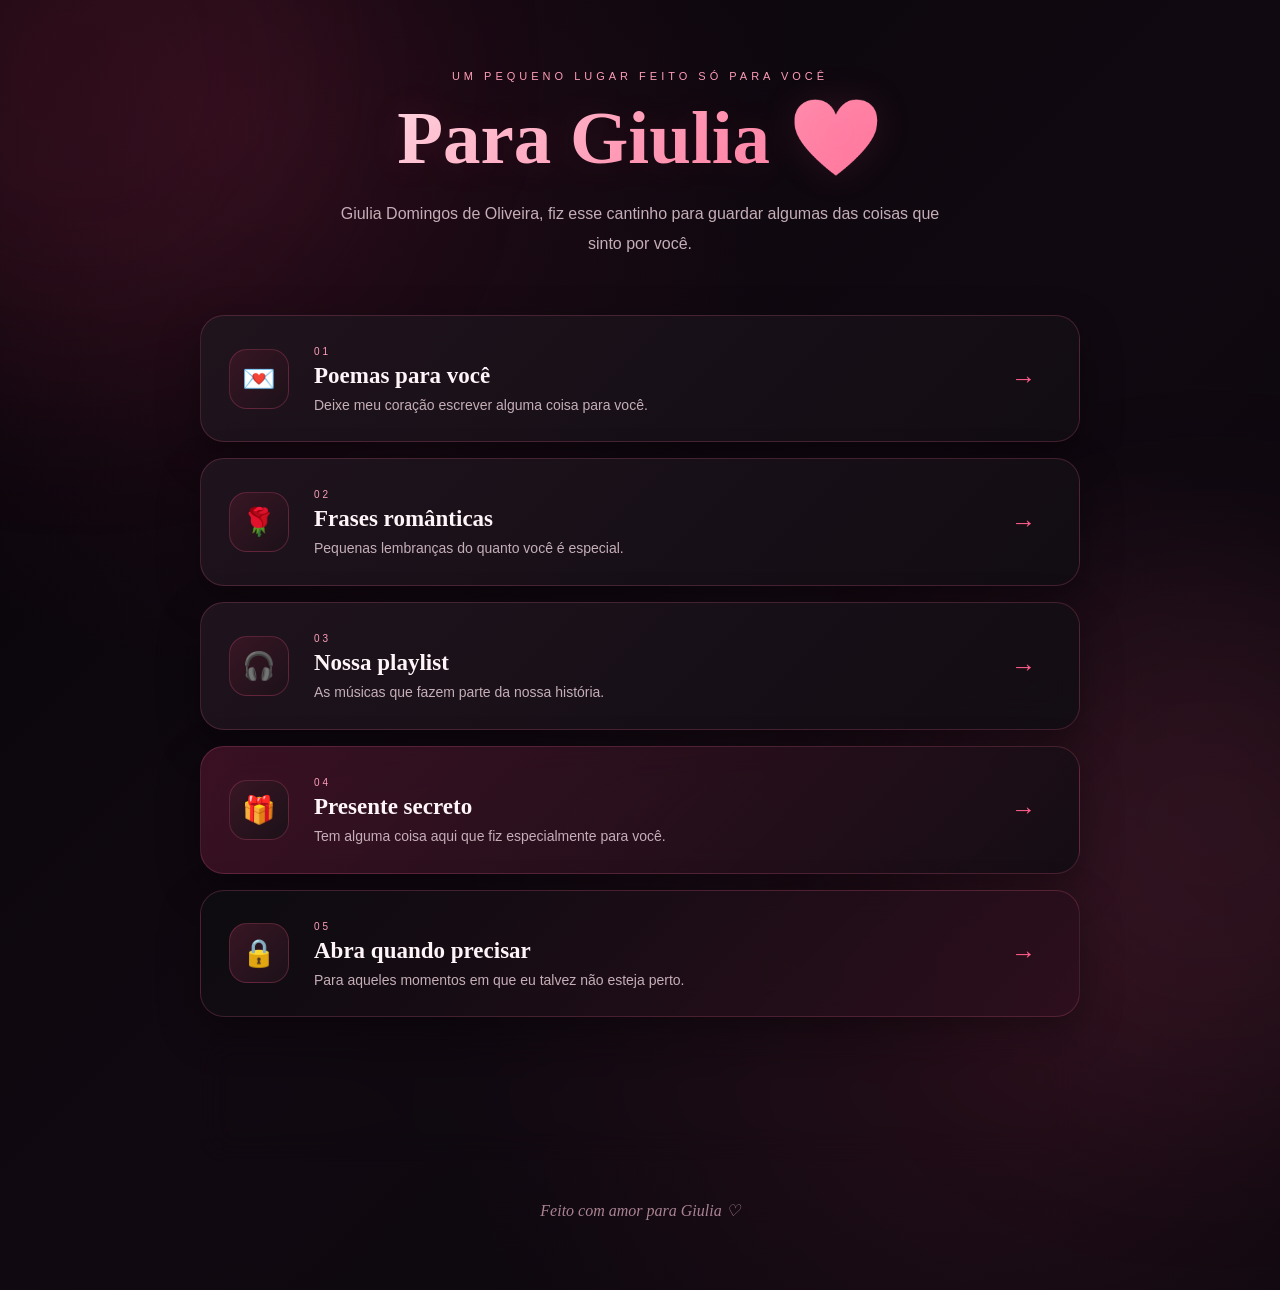
<file: index.html>
<!DOCTYPE html>
<html lang="pt-BR">

<head>
    <meta charset="UTF-8">

    <meta
        name="viewport"
        content="width=device-width, initial-scale=1.0"
    >

    <title>Para Giulia ❤️</title>

    <link
        rel="stylesheet"
        href="css/style.css"
    >
</head>

<body>

    <div
        class="coracoes"
        id="coracoes"
    ></div>

    <main class="menu-container">

        <section class="menu-principal">

            <p class="mini-titulo">
                um pequeno lugar feito só para você
            </p>

            <h1 class="titulo-principal">
                Para Giulia ❤️
            </h1>

            <p class="subtitulo">
                Giulia Domingos de Oliveira,
                fiz esse cantinho para guardar
                algumas das coisas que sinto por você.
            </p>

            <div class="menu-grid">

                <!-- POEMAS -->

                <a
                    href="poemas.html"
                    class="menu-card"
                >

                    <div class="menu-icone">
                        💌
                    </div>

                    <div>

                        <span class="numero">
                            01
                        </span>

                        <h2>
                            Poemas para você
                        </h2>

                        <p>
                            Deixe meu coração escrever
                            alguma coisa para você.
                        </p>

                    </div>

                    <span class="seta">
                        →
                    </span>

                </a>


                <!-- FRASES -->

                <a
                    href="frases.html"
                    class="menu-card"
                >

                    <div class="menu-icone">
                        🌹
                    </div>

                    <div>

                        <span class="numero">
                            02
                        </span>

                        <h2>
                            Frases românticas
                        </h2>

                        <p>
                            Pequenas lembranças
                            do quanto você é especial.
                        </p>

                    </div>

                    <span class="seta">
                        →
                    </span>

                </a>


                <!-- PLAYLIST -->

                <a
                    href="playlist.html"
                    class="menu-card"
                >

                    <div class="menu-icone">
                        🎧
                    </div>

                    <div>

                        <span class="numero">
                            03
                        </span>

                        <h2>
                            Nossa playlist
                        </h2>

                        <p>
                            As músicas que fazem
                            parte da nossa história.
                        </p>

                    </div>

                    <span class="seta">
                        →
                    </span>

                </a>


                <!-- PRESENTE -->

                <a
                    href="presente.html"
                    class="menu-card especial"
                >

                    <div class="menu-icone">
                        🎁
                    </div>

                    <div>

                        <span class="numero">
                            04
                        </span>

                        <h2>
                            Presente secreto
                        </h2>

                        <p>
                            Tem alguma coisa aqui
                            que fiz especialmente para você.
                        </p>

                    </div>

                    <span class="seta">
                        →
                    </span>

                </a>


                <!-- SEGREDO -->

                <a
                    href="segredo.html"
                    class="menu-card segredo"
                >

                    <div class="menu-icone">
                        🔒
                    </div>

                    <div>

                        <span class="numero">
                            05
                        </span>

                        <h2>
                            Abra quando precisar
                        </h2>

                        <p>
                            Para aqueles momentos
                            em que eu talvez não esteja perto.
                        </p>

                    </div>

                    <span class="seta">
                        →
                    </span>

                </a>

<a
    href="galaxia_do_nosso_amor.html"
    class="menu-card segredo"
>

    <div class="menu-icone">
        🌌
    </div>

    <div>

        <span class="numero">
            06
        </span>

        <h2>
            Nossa galáxia
        </h2>

        <p>
            Algumas músicas, estrelas
            e sentimentos que me fazem lembrar de você.
        </p>

    </div>

    <span class="seta">
        →
    </span>

</a>


            </div>


            <p class="assinatura">
                Feito com amor para Giulia ♡
            </p>

        </section>

    </main>

    <script src="js/principal.js"></script>

</body>

</html>
</file>
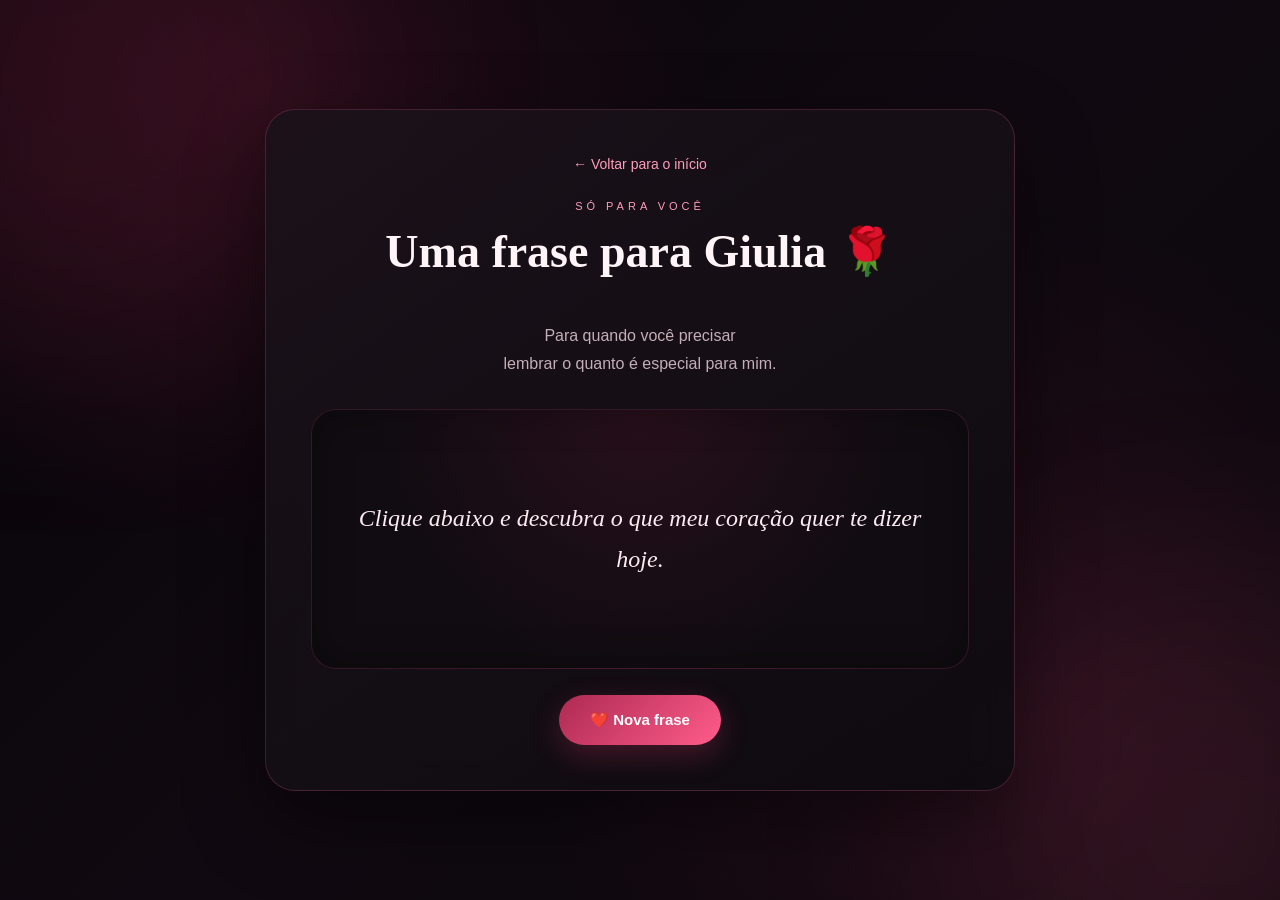
<file: frases.html>
<!DOCTYPE html>
<html lang="pt-BR">

<head>

    <meta charset="UTF-8">

    <meta
        name="viewport"
        content="width=device-width, initial-scale=1.0"
    >

    <title>Frases para Giulia 🌹</title>

    <link
        rel="stylesheet"
        href="css/style.css"
    >

</head>

<body>

    <div
        class="coracoes"
        id="coracoes"
    ></div>

    <main class="pagina-container">

        <section class="card">

            <a
                href="index.html"
                class="voltar"
            >
                ← Voltar para o início
            </a>

            <p class="mini-titulo">
                só para você
            </p>

            <h1>
                Uma frase para Giulia 🌹
            </h1>

            <p class="descricao">
                Para quando você precisar
                lembrar o quanto é especial para mim.
            </p>

            <div class="frase-box">

                <p id="frase">
                    Clique abaixo e descubra
                    o que meu coração quer
                    te dizer hoje.
                </p>

            </div>

            <button
                id="gerarFrase"
                class="botao-principal"
            >
                ❤️ Nova frase
            </button>

        </section>

    </main>

    <script src="js/principal.js"></script>
    <script src="js/frases.js"></script>

</body>

</html>
</file>
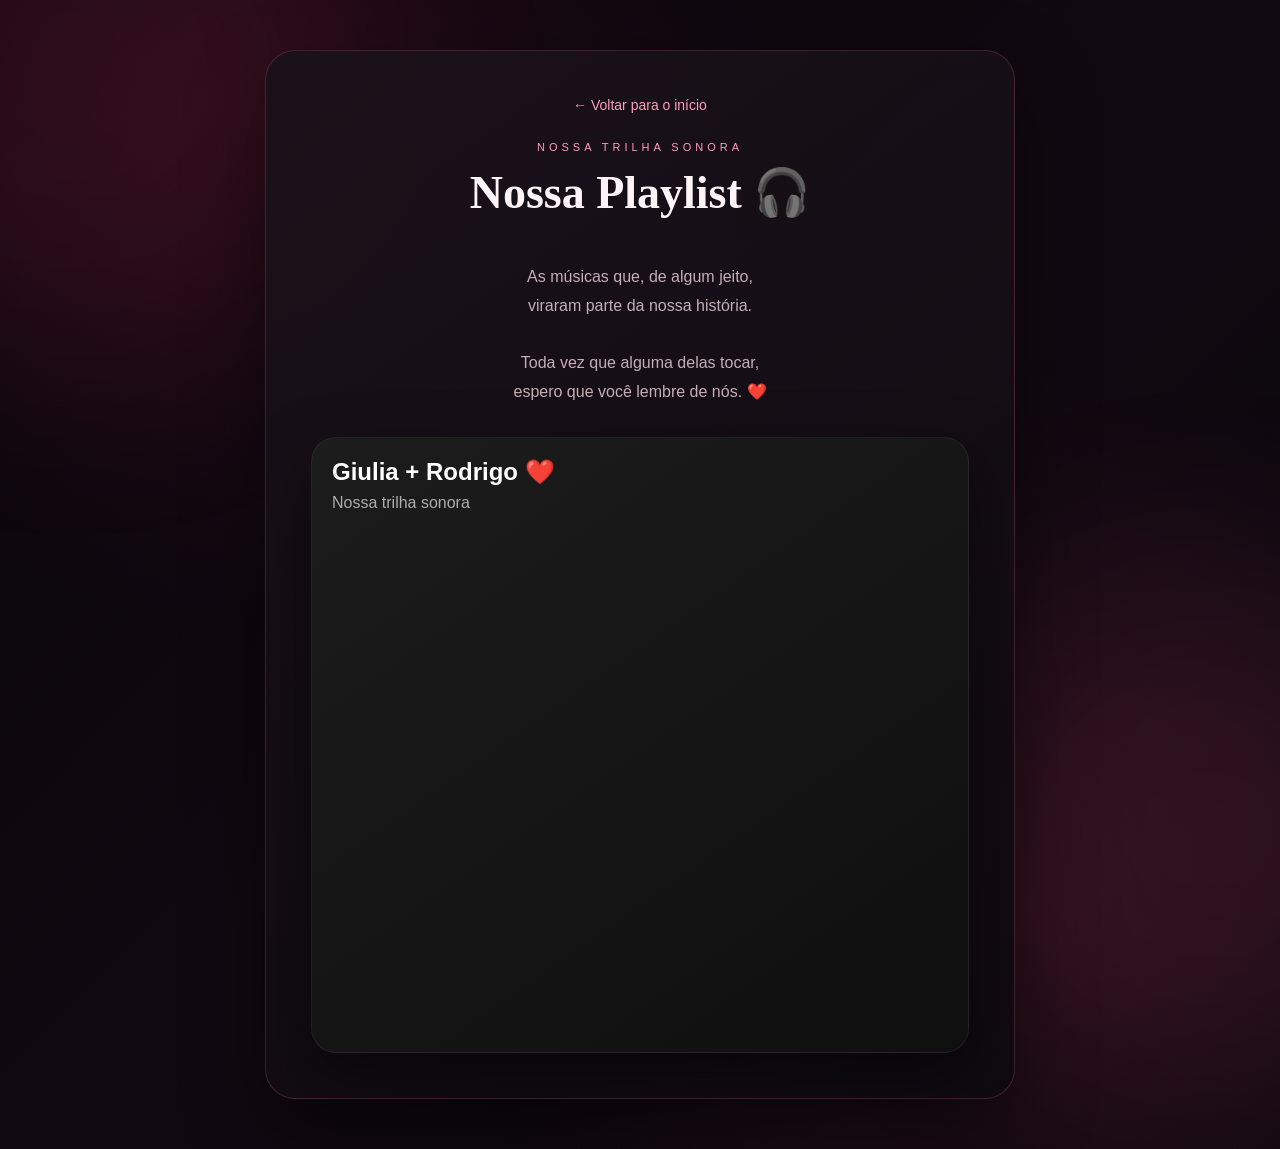
<file: playlist.html>
<!DOCTYPE html>
<html lang="pt-BR">

<head>

    <meta charset="UTF-8">

    <meta
        name="viewport"
        content="width=device-width, initial-scale=1.0"
    >

    <title>Nossa Playlist ❤️</title>

    <link
        rel="stylesheet"
        href="css/style.css"
    >

</head>

<body>

    <div
        class="coracoes"
        id="coracoes"
    ></div>


    <main class="pagina-container">

        <section class="card">

            <a
                href="index.html"
                class="voltar"
            >
                ← Voltar para o início
            </a>


            <p class="mini-titulo">
                nossa trilha sonora
            </p>


            <h1>
                Nossa Playlist 🎧
            </h1>


            <p class="descricao">
As músicas que, de algum jeito,
viraram parte da nossa história.

Toda vez que alguma delas tocar,
espero que você lembre de nós. ❤️
            </p>


            <div class="spotify-card">

                <h2>
                    Giulia + Rodrigo ❤️
                </h2>

                <p>
                    Nossa trilha sonora
                </p>


                <iframe

                    src="https://open.spotify.com/embed/playlist/0o2YvjPPMacOOHrAfawBCY?utm_source=generator&theme=0"

                    width="100%"

                    height="500"

                    frameborder="0"

                    allowfullscreen=""

                    allow="
                        autoplay;
                        clipboard-write;
                        encrypted-media;
                        fullscreen;
                        picture-in-picture
                    "

                    loading="lazy"

                ></iframe>

            </div>

        </section>

    </main>


    <script src="js/principal.js"></script>

</body>

</html>
</file>
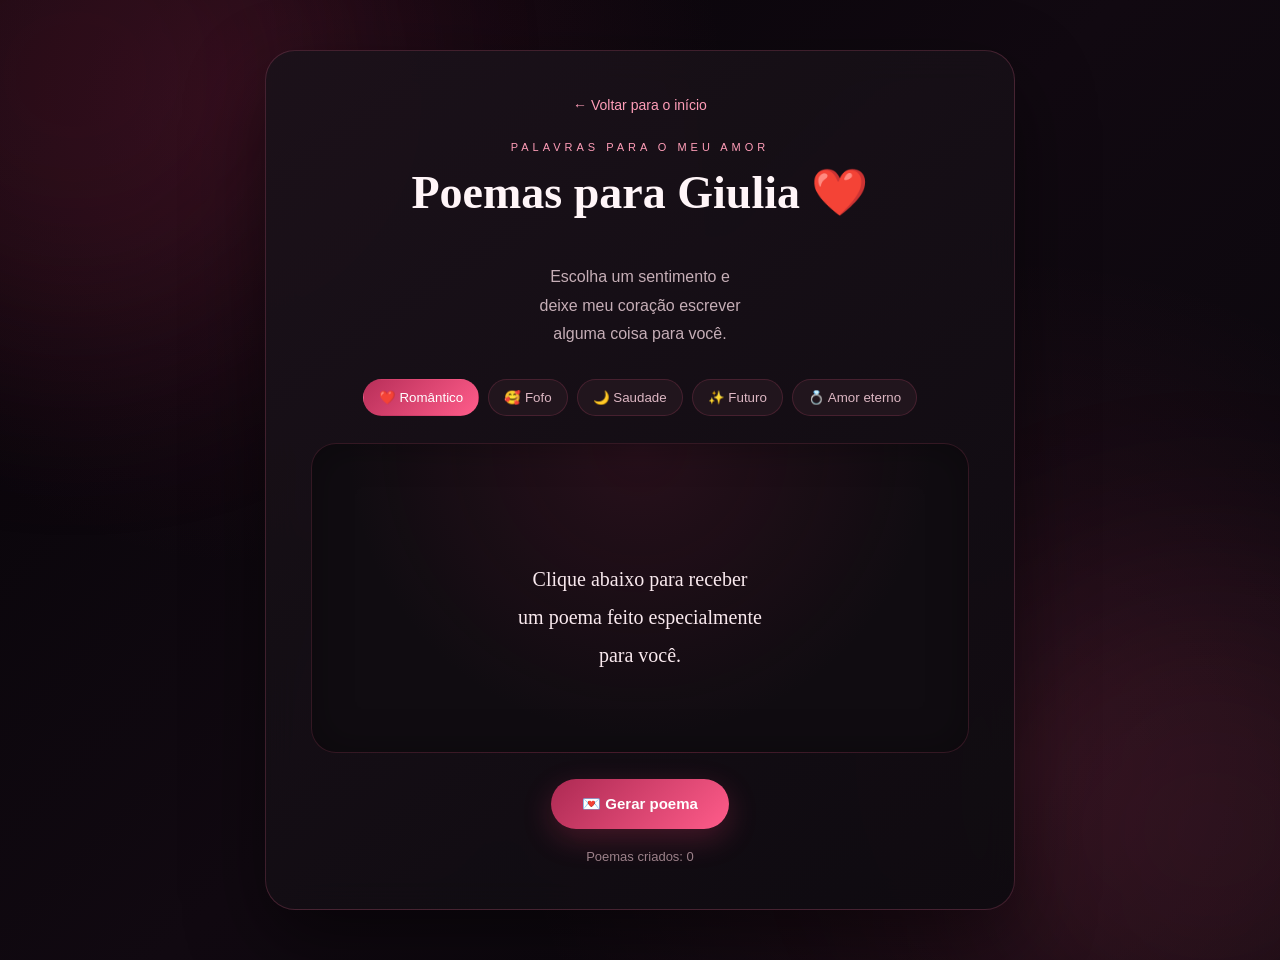
<file: poemas.html>
<!DOCTYPE html>
<html lang="pt-BR">

<head>

    <meta charset="UTF-8">

    <meta
        name="viewport"
        content="width=device-width, initial-scale=1.0"
    >

    <title>Poemas para Giulia ❤️</title>

    <link
        rel="stylesheet"
        href="css/style.css"
    >

</head>

<body>

    <div
        class="coracoes"
        id="coracoes"
    ></div>

    <main class="pagina-container">

        <section class="card">

            <a
                href="index.html"
                class="voltar"
            >
                ← Voltar para o início
            </a>

            <p class="mini-titulo">
                palavras para o meu amor
            </p>

            <h1>
                Poemas para Giulia ❤️
            </h1>

            <p class="descricao">
                Escolha um sentimento e
                deixe meu coração escrever
                alguma coisa para você.
            </p>

            <div class="categorias">

                <button
                    class="categoria ativo"
                    data-categoria="romantico"
                >
                    ❤️ Romântico
                </button>

                <button
                    class="categoria"
                    data-categoria="fofo"
                >
                    🥰 Fofo
                </button>

                <button
                    class="categoria"
                    data-categoria="saudade"
                >
                    🌙 Saudade
                </button>

                <button
                    class="categoria"
                    data-categoria="futuro"
                >
                    ✨ Futuro
                </button>

                <button
                    class="categoria"
                    data-categoria="eterno"
                >
                    💍 Amor eterno
                </button>

            </div>

            <div class="poema-box">

                <p id="poema">
    Clique abaixo para receber
    um poema feito especialmente
    para você.
</p>

            </div>

            <button
    id="botaoGerar"
    class="botao-principal"
>
    💌 Gerar poema
</button>

            <p class="contador">
                Poemas criados:
                <span id="contador">
                    0
                </span>
            </p>

        </section>

    </main>

<script src="js/principal.js"></script>
<script src="js/poemas.js"></script>

</body>
</html>
</file>
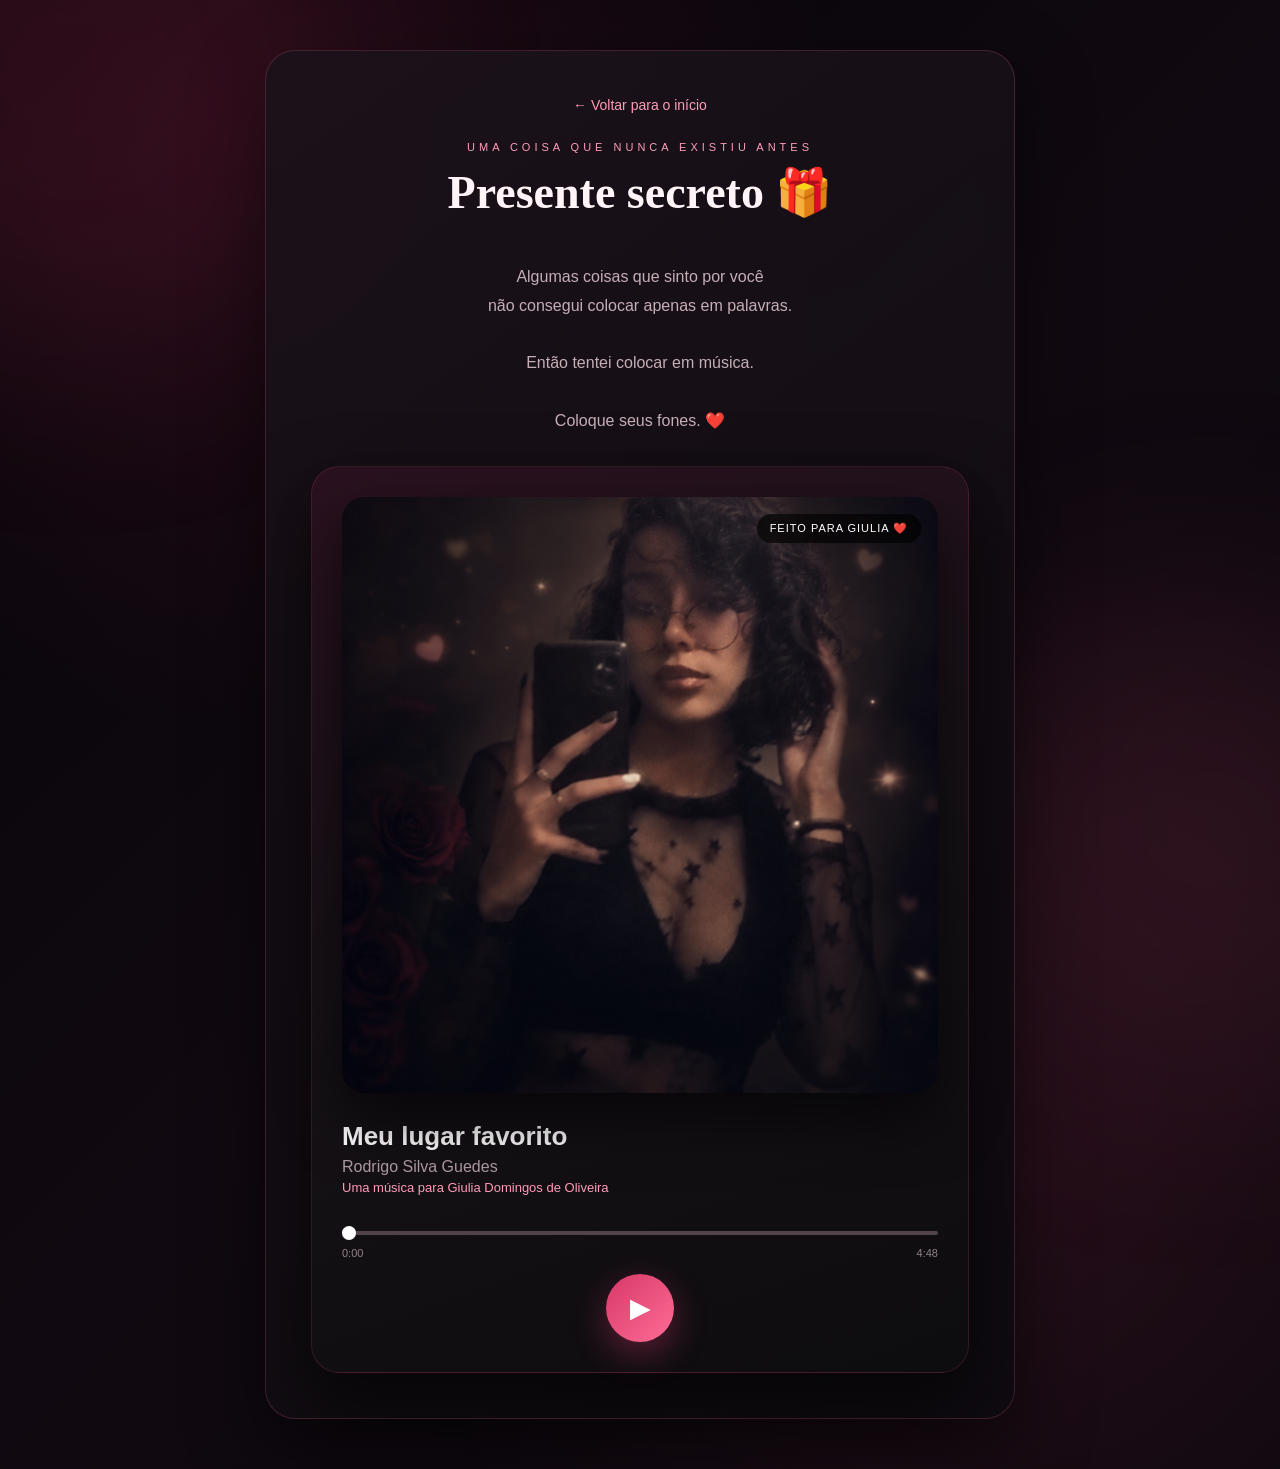
<file: presente.html>
<!DOCTYPE html>
<html lang="pt-BR">

<head>

    <meta charset="UTF-8">

    <meta
        name="viewport"
        content="width=device-width, initial-scale=1.0"
    >

    <title>Presente para Giulia ❤️</title>

    <link
        rel="stylesheet"
        href="css/style.css"
    >

</head>

<body>

    <div
        class="coracoes"
        id="coracoes"
    ></div>


    <main class="pagina-container">

        <section class="card">

            <a
                href="index.html"
                class="voltar"
            >
                ← Voltar para o início
            </a>


            <p class="mini-titulo">
                uma coisa que nunca existiu antes
            </p>


            <h1>
                Presente secreto 🎁
            </h1>


            <p class="descricao">
Algumas coisas que sinto por você
não consegui colocar apenas em palavras.

Então tentei colocar em música.

Coloque seus fones. ❤️
            </p>


            <div
                class="player-secreto"
                id="playerSecreto"
            >


                <div class="capa-container">

                    <img
                        src="assets/capa.png"
                        class="capa-musica"
                        alt="Capa da música feita para Giulia"
                    >


                    <span class="selo-presente">
                        FEITO PARA GIULIA ❤️
                    </span>

                </div>


                <div class="info-musica">

                    <h2>
                        Meu lugar favorito
                    </h2>

                    <p>
                        Rodrigo Silva Guedes
                    </p>

                    <p class="feito-para">
                        Uma música para
                        Giulia Domingos de Oliveira
                    </p>

                </div>


                <audio
                    id="audioSecreto"
                    preload="metadata"
                >

                    <source
                        src="assets/Giulia.mp3"
                        type="audio/mpeg"
                    >

                </audio>


                <div class="progresso-container">

                    <input
                        id="barraProgresso"
                        type="range"
                        min="0"
                        max="100"
                        value="0"
                    >


                    <div class="tempos">

                        <span id="tempoAtual">
                            0:00
                        </span>

                        <span id="tempoTotal">
                            0:00
                        </span>

                    </div>

                </div>


                <div class="controles-player">

                    <button
                        id="botaoPlay"
                        class="botao-play"
                        aria-label="Tocar música"
                    >
                        ▶
                    </button>

                </div>

            </div>

        </section>

    </main>


    <script src="js/principal.js"></script>
    <script src="js/presente.js"></script>

</body>

</html>
</file>
<file: css/style.css>
* {
    margin: 0;
    padding: 0;
    box-sizing: border-box;
}

html {
    scroll-behavior: smooth;
}

:root {
    --fundo: #09070c;
    --fundo2: #120a11;
    --card: rgba(22, 15, 22, 0.88);
    --card-claro: rgba(34, 22, 31, 0.92);

    --rosa: #ff5c8a;
    --rosa-claro: #ff9db8;
    --rosa-escuro: #b82f59;

    --vinho: #6d1937;

    --texto: #fff7fa;
    --texto-secundario: #c6aeb7;

    --borda: rgba(255, 113, 155, 0.20);
}

body {
    min-height: 100vh;

    font-family:
        "Segoe UI",
        Arial,
        sans-serif;

    background:
        radial-gradient(
            circle at 20% 10%,
            rgba(130, 31, 68, 0.22),
            transparent 35%
        ),
        radial-gradient(
            circle at 80% 80%,
            rgba(255, 70, 125, 0.10),
            transparent 40%
        ),
        linear-gradient(
            135deg,
            #060408,
            #110911,
            #09070c
        );

    color: var(--texto);

    overflow-x: hidden;
}


/* ================================= */
/* LUZES DE FUNDO */
/* ================================= */

body::before {
    content: "";

    position: fixed;

    width: 550px;
    height: 550px;

    top: -200px;
    left: -200px;

    border-radius: 50%;

    background:
        rgba(184, 47, 89, 0.13);

    filter: blur(100px);

    pointer-events: none;
}

body::after {
    content: "";

    position: fixed;

    width: 500px;
    height: 500px;

    right: -180px;
    bottom: -180px;

    border-radius: 50%;

    background:
        rgba(255, 92, 138, 0.09);

    filter: blur(110px);

    pointer-events: none;
}


/* ================================= */
/* FUNDO ANIMADO */
/* ================================= */

.coracoes {
    position: fixed;

    inset: 0;

    pointer-events: none;

    overflow: hidden;

    z-index: 0;
}

.particula {
    position: absolute;

    bottom: -60px;

    user-select: none;

    animation:
        flutuar linear forwards;

    filter:
        drop-shadow(
            0 0 8px
            rgba(255, 80, 130, 0.25)
        );
}

@keyframes flutuar {

    0% {
        transform:
            translateY(0)
            translateX(0)
            rotate(0deg);

        opacity: 0;
    }

    10% {
        opacity: 0.7;
    }

    50% {
        transform:
            translateY(-55vh)
            translateX(25px)
            rotate(160deg);

        opacity: 0.6;
    }

    100% {
        transform:
            translateY(-115vh)
            translateX(-25px)
            rotate(360deg);

        opacity: 0;
    }
}


/* ================================= */
/* MENU PRINCIPAL */
/* ================================= */

.menu-container {
    min-height: 100vh;

    display: flex;
    align-items: center;
    justify-content: center;

    padding:
        70px
        20px;

    position: relative;

    z-index: 2;
}

.menu-principal {
    width: 100%;
    max-width: 880px;
}

.mini-titulo {
    text-align: center;

    text-transform: uppercase;

    letter-spacing: 4px;

    font-size: 11px;

    color: var(--rosa-claro);

    margin-bottom: 12px;
}

.titulo-principal {
    text-align: center;

    font-family:
        Georgia,
        serif;

    font-size:
        clamp(
            44px,
            8vw,
            75px
        );

    background:
        linear-gradient(
            135deg,
            #ffffff,
            #ff9db8,
            #ff5c8a
        );

    -webkit-background-clip: text;
    background-clip: text;

    color: transparent;

    margin-bottom: 17px;

    text-shadow:
        0 0 40px
        rgba(255, 92, 138, 0.12);
}

.subtitulo {
    max-width: 620px;

    margin:
        0 auto
        55px;

    text-align: center;

    line-height: 1.9;

    color: var(--texto-secundario);

    font-size: 16px;
}


/* ================================= */
/* CARDS MENU */
/* ================================= */

.menu-grid {
    display: grid;

    gap: 16px;
}

.menu-card {
    display: grid;

    grid-template-columns:
        65px
        1fr
        40px;

    align-items: center;

    gap: 20px;

    padding:
        25px
        28px;

    text-decoration: none;

    color: white;

    background:
        linear-gradient(
            135deg,
            rgba(32, 21, 30, 0.92),
            rgba(18, 13, 19, 0.92)
        );

    border:
        1px solid
        var(--borda);

    border-radius: 24px;

    box-shadow:
        0 15px 40px
        rgba(0, 0, 0, 0.35);

    backdrop-filter: blur(16px);

    transition:
        0.3s ease;
}

.menu-card:hover {
    transform:
        translateY(-5px)
        scale(1.01);

    border-color:
        rgba(255, 92, 138, 0.55);

    box-shadow:
        0 20px 50px
        rgba(0, 0, 0, 0.5),
        0 0 35px
        rgba(255, 92, 138, 0.08);
}

.menu-icone {
    width: 60px;
    height: 60px;

    display: flex;

    align-items: center;
    justify-content: center;

    border-radius: 18px;

    background:
        linear-gradient(
            135deg,
            #381624,
            #1c1118
        );

    border:
        1px solid
        rgba(255, 92, 138, 0.23);

    font-size: 27px;
}

.numero {
    color: var(--rosa-claro);

    font-size: 10px;

    letter-spacing: 3px;
}

.menu-card h2 {
    font-family:
        Georgia,
        serif;

    margin:
        4px
        0
        6px;

    color: #fff5f8;

    font-size: 23px;
}

.menu-card p {
    color: var(--texto-secundario);

    font-size: 14px;

    line-height: 1.55;
}

.seta {
    color: var(--rosa);

    font-size: 25px;

    transition:
        transform 0.25s;
}

.menu-card:hover .seta {
    transform:
        translateX(7px);
}

.menu-card.especial {
    background:
        linear-gradient(
            135deg,
            rgba(88, 24, 49, 0.6),
            rgba(19, 13, 19, 0.94)
        );
}

.menu-card.segredo {
    background:
        linear-gradient(
            135deg,
            rgba(13, 12, 16, 0.98),
            rgba(45, 15, 29, 0.88)
        );
}

.assinatura {
    text-align: center;

    font-family:
        Georgia,
        serif;

    font-style: italic;

    color: #a98390;

    margin-top: 40px;
}


/* ================================= */
/* PÁGINAS */
/* ================================= */

.pagina-container {
    min-height: 100vh;

    display: flex;

    align-items: center;
    justify-content: center;

    padding:
        50px
        20px;

    position: relative;

    z-index: 2;
}

.card {
    width: 100%;

    max-width: 750px;

    padding: 45px;

    border-radius: 30px;

    text-align: center;

    background:
        linear-gradient(
            145deg,
            rgba(27, 18, 26, 0.94),
            rgba(14, 11, 16, 0.94)
        );

    border:
        1px solid
        var(--borda);

    box-shadow:
        0 30px 80px
        rgba(0, 0, 0, 0.48);

    backdrop-filter: blur(16px);
}

.card h1 {
    font-family:
        Georgia,
        serif;

    font-size:
        clamp(
            32px,
            6vw,
            46px
        );

    color: #fff5f8;

    margin-bottom: 15px;
}

.descricao {
    white-space: pre-line;

    line-height: 1.8;

    color: var(--texto-secundario);

    margin-bottom: 30px;
}

.voltar {
    display: inline-flex;

    margin-bottom: 28px;

    text-decoration: none;

    color: var(--rosa-claro);

    font-size: 14px;
}

.voltar:hover {
    color: white;
}


/* ================================= */
/* POEMAS */
/* ================================= */

.categorias {
    display: flex;

    flex-wrap: wrap;

    justify-content: center;

    gap: 9px;

    margin-bottom: 27px;
}

.categoria {
    border:
        1px solid
        rgba(255, 92, 138, 0.17);

    background: #21151d;

    color: #ddb7c3;

    padding:
        10px
        15px;

    border-radius: 30px;

    cursor: pointer;

    transition: 0.25s;
}

.categoria:hover {
    transform:
        translateY(-2px);

    color: white;

    border-color:
        rgba(255, 92, 138, 0.5);
}

.categoria.ativo {
    color: white;

    background:
        linear-gradient(
            135deg,
            #b82f59,
            #ff5c8a
        );

    border-color: transparent;
}

.poema-box,
.frase-box {
    min-height: 310px;

    display: flex;

    justify-content: center;
    align-items: center;

    padding:
        36px;

    margin-bottom: 26px;

    border-radius: 25px;

    border:
        1px solid
        rgba(255, 92, 138, 0.15);

    background:
        radial-gradient(
            circle at top,
            rgba(109, 25, 55, 0.25),
            transparent 65%
        ),
        #100c11;

    box-shadow:
        inset 0 0 40px
        rgba(0, 0, 0, 0.3);
}

#poema {
    white-space: pre-line;

    font-family:
        Georgia,
        serif;

    font-size: 20px;

    line-height: 1.9;

    color: #f9e9ee;

    transition:
        opacity 0.25s;
}

#frase {
    font-family:
        Georgia,
        serif;

    font-size: 24px;

    line-height: 1.7;

    font-style: italic;

    color: #fcebf0;

    transition:
        opacity 0.25s;
}

.frase-box {
    min-height: 260px;
}


/* ================================= */
/* BOTÕES */
/* ================================= */

.botao-principal {
    display: inline-block;

    border: none;

    text-decoration: none;

    padding:
        16px
        31px;

    border-radius: 50px;

    cursor: pointer;

    color: white;

    font-weight: 700;

    font-size: 15px;

    background:
        linear-gradient(
            135deg,
            #ad2a53,
            #ff5c8a
        );

    box-shadow:
        0 10px 30px
        rgba(255, 65, 120, 0.22);

    transition:
        0.25s;
}

.botao-principal:hover {
    transform:
        translateY(-3px)
        scale(1.03);

    box-shadow:
        0 13px 35px
        rgba(255, 65, 120, 0.34);
}

.botao-principal:active {
    transform:
        scale(0.97);
}

.contador {
    color: #9d818a;

    margin-top: 20px;

    font-size: 13px;
}

.sumir {
    opacity: 0;
}


/* ================================= */
/* PLAYLIST */
/* ================================= */

.spotify-card {
    padding: 20px;

    margin-top: 25px;

    border-radius: 25px;

    text-align: left;

    background:
        linear-gradient(
            145deg,
            #1c1c1c,
            #0f0f0f
        );

    border:
        1px solid
        rgba(255, 255, 255, 0.06);

    box-shadow:
        0 25px 60px
        rgba(0, 0, 0, 0.5);
}

.spotify-card h2 {
    color: white;

    margin-bottom: 8px;
}

.spotify-card p {
    color: #adadad;

    margin-bottom: 20px;
}

.spotify-card iframe {
    display: block;

    border-radius: 15px;
}


/* ================================= */
/* PLAYER DA SUA MÚSICA */
/* ================================= */

.player-secreto {
    padding: 30px;

    border-radius: 28px;

    text-align: left;

    background:
        linear-gradient(
            160deg,
            #2b1120,
            #171217 45%,
            #0d0c0f
        );

    box-shadow:
        0 30px 70px
        rgba(0, 0, 0, 0.6);

    border:
        1px solid
        rgba(255, 92, 138, 0.14);
}

.capa-container {
    position: relative;

    margin-bottom: 28px;
}

.capa-musica {
    display: block;

    width: 100%;

    aspect-ratio: 1 / 1;

    object-fit: cover;

    border-radius: 22px;

    box-shadow:
        0 25px 60px
        rgba(0, 0, 0, 0.65);

    transition:
        transform 0.5s ease;
}

.player-secreto.tocando .capa-musica {
    transform:
        scale(1.015);
}

.selo-presente {
    position: absolute;

    top: 17px;
    right: 17px;

    padding:
        8px
        13px;

    border-radius: 50px;

    background:
        rgba(0, 0, 0, 0.66);

    backdrop-filter: blur(10px);

    color: white;

    font-size: 11px;

    letter-spacing: 1px;
}

.info-musica h2 {
    color: white;

    font-size: 26px;

    margin-bottom: 6px;
}

.info-musica p {
    color: #af9ba3;

    margin-bottom: 4px;
}

.feito-para {
    color: var(--rosa-claro) !important;

    font-size: 13px;
}


/* BARRA */

.progresso-container {
    margin-top: 26px;
}

#barraProgresso {
    width: 100%;

    appearance: none;

    height: 4px;

    border-radius: 10px;

    background: #51434a;

    cursor: pointer;
}

#barraProgresso::-webkit-slider-thumb {
    appearance: none;

    width: 14px;
    height: 14px;

    border-radius: 50%;

    background: white;
}

.tempos {
    display: flex;

    justify-content: space-between;

    margin-top: 8px;

    color: #8f8187;

    font-size: 11px;
}


/* PLAY */

.controles-player {
    display: flex;

    justify-content: center;

    align-items: center;

    margin-top: 15px;
}

.botao-play {
    width: 68px;
    height: 68px;

    display: flex;

    align-items: center;
    justify-content: center;

    border: none;

    border-radius: 50%;

    color: white;

    background:
        linear-gradient(
            135deg,
            #d73867,
            #ff6d96
        );

    font-size: 27px;

    cursor: pointer;

    box-shadow:
        0 12px 35px
        rgba(255, 65, 120, 0.32);

    transition: 0.25s;
}

.botao-play:hover {
    transform:
        scale(1.08);
}


/* ================================= */
/* VÍDEO */
/* ================================= */

.video-container {
    margin-top: 25px;

    padding: 13px;

    background: #080708;

    border-radius: 25px;

    border:
        1px solid
        rgba(255, 92, 138, 0.13);

    box-shadow:
        0 20px 55px
        rgba(0, 0, 0, 0.5);
}

.video-container video {
    display: block;

    width: 100%;

    max-height: 70vh;

    border-radius: 18px;
}


/* ================================= */
/* CELULAR */
/* ================================= */

@media (max-width: 600px) {

    .menu-container {
        padding:
            45px
            14px;
    }

    .menu-card {
        grid-template-columns:
            50px
            1fr
            20px;

        gap: 13px;

        padding:
            19px
            15px;
    }

    .menu-icone {
        width: 48px;
        height: 48px;

        border-radius: 15px;

        font-size: 22px;
    }

    .menu-card h2 {
        font-size: 18px;
    }

    .menu-card p {
        font-size: 12px;
    }

    .card {
        padding:
            32px
            18px;
    }

    .poema-box,
    .frase-box {
        padding:
            25px
            18px;

        min-height: 320px;
    }

    #poema {
        font-size: 17px;
    }

    #frase {
        font-size: 20px;
    }

    .player-secreto {
        padding: 18px;
    }

}
</file>
